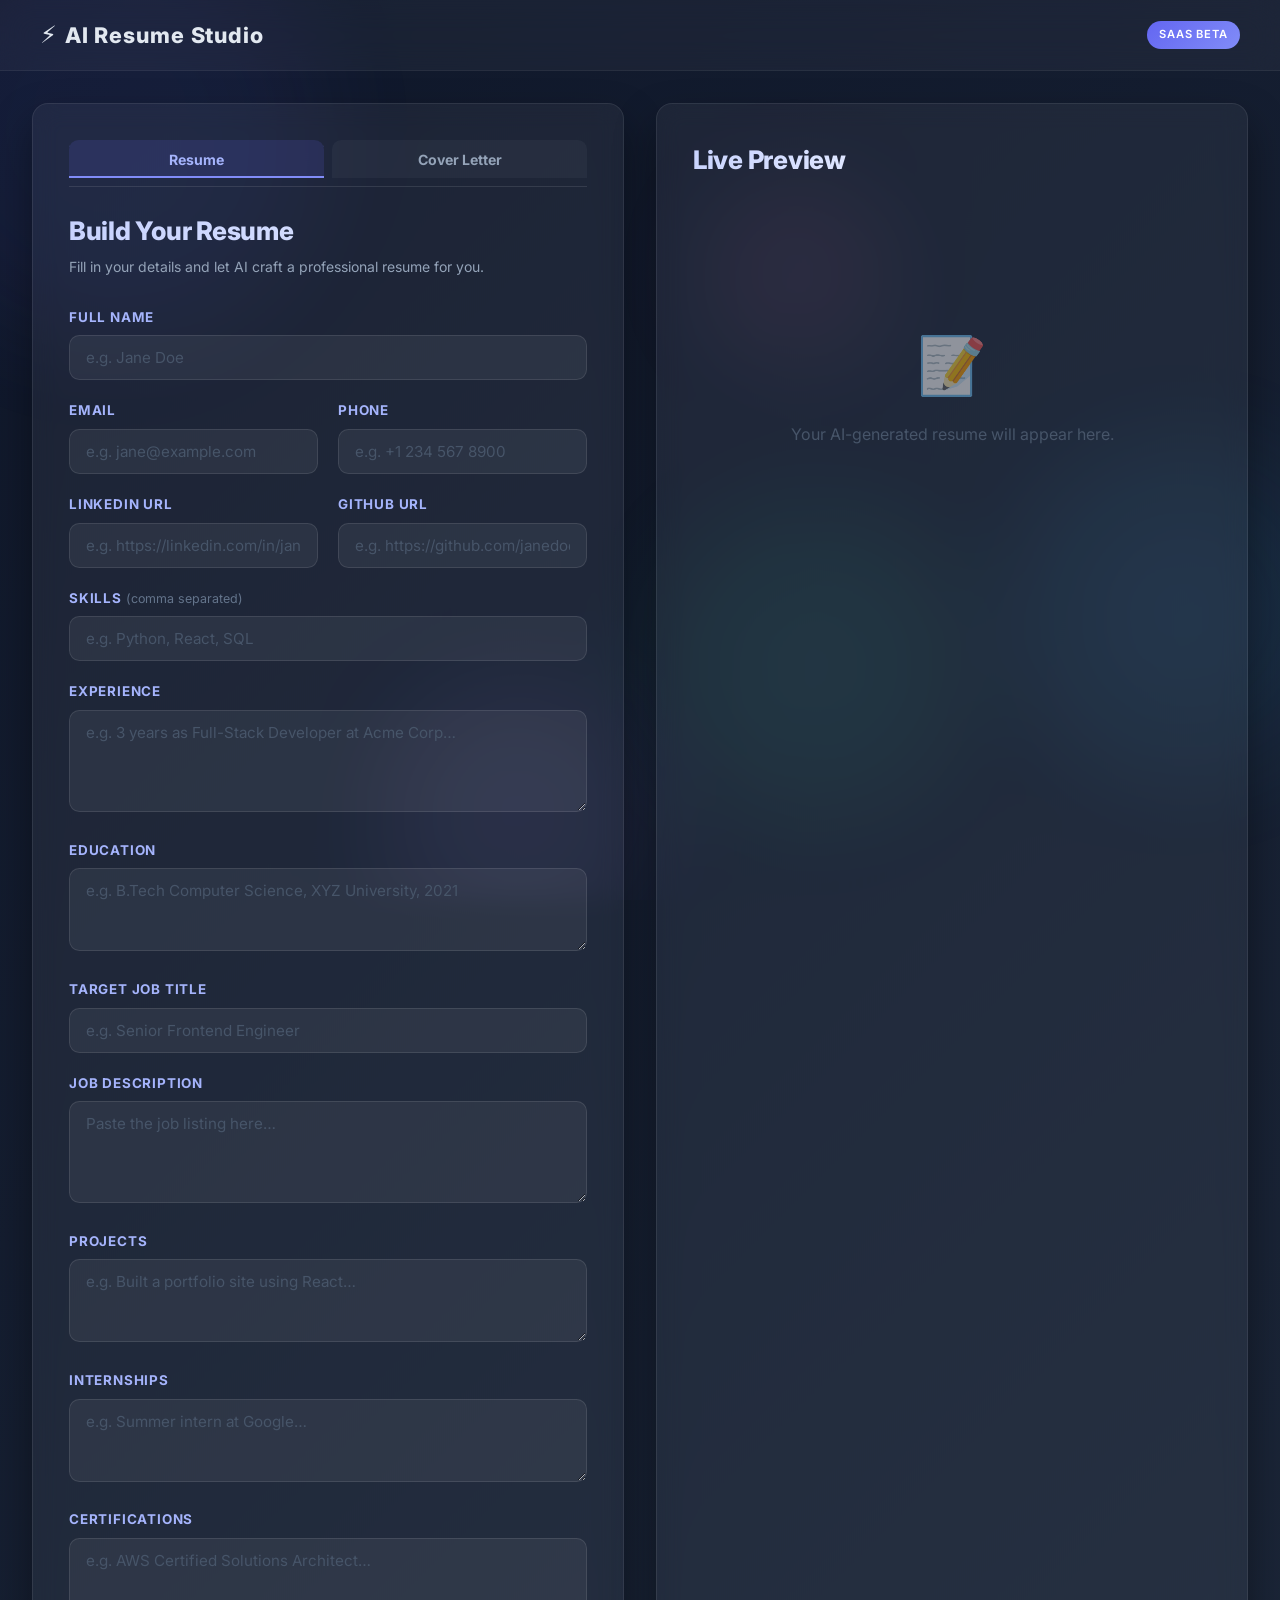
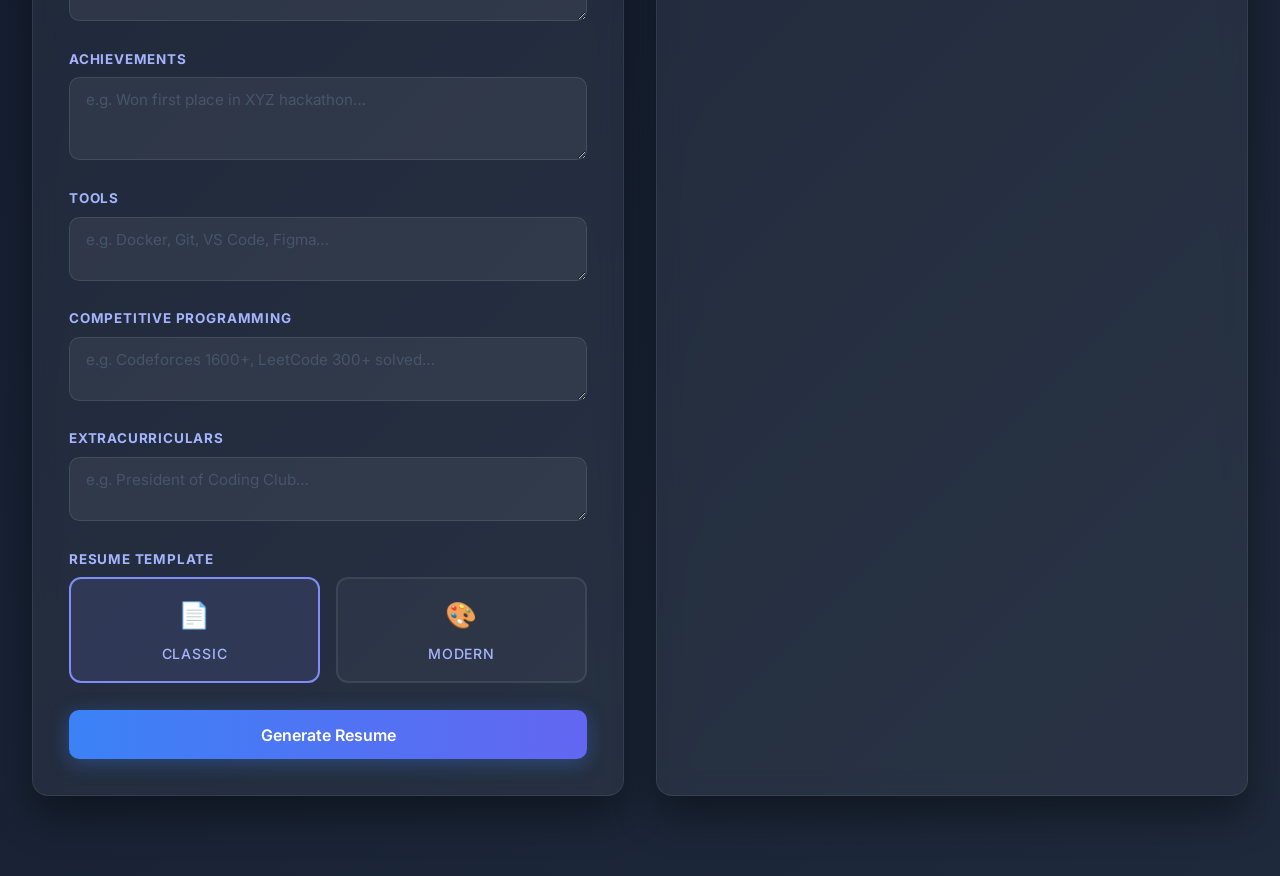
<file: ai_resume_frontend/index.html>
<!DOCTYPE html>
<html lang="en">
<head>
  <meta charset="UTF-8" />
  <meta name="viewport" content="width=device-width, initial-scale=1.0" />
  <title>AI Resume Studio</title>
  <link rel="stylesheet" href="style.css" />
  <link rel="preconnect" href="https://fonts.googleapis.com" />
  <link rel="preconnect" href="https://fonts.gstatic.com" crossorigin />
  <link
    href="https://fonts.googleapis.com/css2?family=Inter:wght@300;400;500;600;700;800&display=swap"
    rel="stylesheet"
  />
</head>
<body>
  <!-- ───── Animated Background ───── -->
  <div class="bg-animation">
    <div class="circle circle-1"></div>
    <div class="circle circle-2"></div>
    <div class="circle circle-3"></div>
    <div class="circle circle-4"></div>
    <div class="circle circle-5"></div>
  </div>

  <!-- ───── Top Navigation ───── -->
  <header class="topbar">
    <div class="logo">
      <span class="logo-icon">⚡</span> AI Resume Studio
    </div>
    <span class="badge">SaaS Beta</span>
  </header>

  <!-- ───── Main Two-Column Layout ───── -->
  <main class="container">
    <!-- ========== LEFT: Form Panel ========== -->
    <section class="panel form-panel">
      <!-- ── Tab Navigation ── -->
      <div class="tab-bar">
        <button class="tab-btn active" data-tab="resume">Resume</button>
        <button class="tab-btn" data-tab="coverLetter">Cover Letter</button>
      </div>

      <!-- ════════ TAB: Resume ════════ -->
      <div class="tab-content active" id="tab-resume">
      <h2 class="panel-title">Build Your Resume</h2>
      <p class="panel-subtitle">Fill in your details and let AI craft a professional resume for you.</p>

      <form id="resumeForm" autocomplete="off">
        <!-- Name -->
        <div class="field">
          <label for="name">Full Name</label>
          <input type="text" id="name" name="name" placeholder="e.g. Jane Doe" required />
        </div>

        <!-- Contact Info Grid -->
        <div class="field-grid">
          <div class="field">
            <label for="email">Email</label>
            <input type="email" id="email" name="email" placeholder="e.g. jane@example.com" required />
          </div>
          <div class="field">
            <label for="phone">Phone</label>
            <input type="text" id="phone" name="phone" placeholder="e.g. +1 234 567 8900" required />
          </div>
          <div class="field">
            <label for="linkedin">LinkedIn URL</label>
            <input type="url" id="linkedin" name="linkedin" placeholder="e.g. https://linkedin.com/in/janedoe" />
          </div>
          <div class="field">
            <label for="github">GitHub URL</label>
            <input type="url" id="github" name="github" placeholder="e.g. https://github.com/janedoe" />
          </div>
        </div>

        <!-- Skills -->
        <div class="field">
          <label for="skills">Skills <span class="hint">(comma separated)</span></label>
          <input type="text" id="skills" name="skills" placeholder="e.g. Python, React, SQL" required />
        </div>

        <!-- Experience -->
        <div class="field">
          <label for="experience">Experience</label>
          <textarea id="experience" name="experience" rows="4"
            placeholder="e.g. 3 years as Full-Stack Developer at Acme Corp…" required></textarea>
        </div>

        <!-- Education -->
        <div class="field">
          <label for="education">Education</label>
          <textarea id="education" name="education" rows="3"
            placeholder="e.g. B.Tech Computer Science, XYZ University, 2021" required></textarea>
        </div>

        <!-- Target Job -->
        <div class="field">
          <label for="target_job">Target Job Title</label>
          <input type="text" id="target_job" name="target_job" placeholder="e.g. Senior Frontend Engineer" required />
        </div>

        <!-- Job Description -->
        <div class="field">
          <label for="job_description">Job Description</label>
          <textarea id="job_description" name="job_description" rows="4"
            placeholder="Paste the job listing here…" required></textarea>
        </div>

        <!-- Projects -->
        <div class="field">
          <label for="projects">Projects</label>
          <textarea id="projects" name="projects" rows="3" placeholder="e.g. Built a portfolio site using React…"></textarea>
        </div>

        <!-- Internships -->
        <div class="field">
          <label for="internships">Internships</label>
          <textarea id="internships" name="internships" rows="3" placeholder="e.g. Summer intern at Google…"></textarea>
        </div>

        <!-- Certifications -->
        <div class="field">
          <label for="certifications">Certifications</label>
          <textarea id="certifications" name="certifications" rows="3" placeholder="e.g. AWS Certified Solutions Architect…"></textarea>
        </div>

        <!-- Achievements -->
        <div class="field">
          <label for="achievements">Achievements</label>
          <textarea id="achievements" name="achievements" rows="3" placeholder="e.g. Won first place in XYZ hackathon…"></textarea>
        </div>

        <!-- Tools -->
        <div class="field">
          <label for="tools">Tools</label>
          <textarea id="tools" name="tools" rows="2" placeholder="e.g. Docker, Git, VS Code, Figma…"></textarea>
        </div>

        <!-- Competitive Programming -->
        <div class="field">
          <label for="competitive_programming">Competitive Programming</label>
          <textarea id="competitive_programming" name="competitive_programming" rows="2" placeholder="e.g. Codeforces 1600+, LeetCode 300+ solved…"></textarea>
        </div>

        <!-- Extracurriculars -->
        <div class="field">
          <label for="extracurriculars">Extracurriculars</label>
          <textarea id="extracurriculars" name="extracurriculars" rows="2" placeholder="e.g. President of Coding Club…"></textarea>
        </div>

        <!-- Template -->
        <div class="field">
          <label for="template">Resume Template</label>
          <div class="template-selector">
            <label class="template-option selected" data-value="classic">
              <input type="radio" name="template" value="classic" checked />
              <span class="template-card">
                <span class="template-icon">📄</span>
                <span>Classic</span>
              </span>
            </label>
            <label class="template-option" data-value="modern">
              <input type="radio" name="template" value="modern" />
              <span class="template-card">
                <span class="template-icon">🎨</span>
                <span>Modern</span>
              </span>
            </label>
          </div>
        </div>

        <!-- Submit -->
        <button type="submit" class="btn-generate" id="generateBtn">
          <span class="btn-text">Generate Resume</span>
          <span class="spinner hidden" id="spinner"></span>
        </button>
      </form>
      </div><!-- /tab-resume -->

      <!-- ════════ TAB: Cover Letter ════════ -->
      <div class="tab-content" id="tab-coverLetter">
        <h2 class="panel-title">Generate Cover Letter</h2>
        <p class="panel-subtitle">Provide your details and let AI write a tailored cover letter.</p>

        <form id="coverLetterForm" autocomplete="off">
          <div class="field">
            <label for="cl_name">Full Name</label>
            <input type="text" id="cl_name" name="cl_name" placeholder="e.g. Jane Doe" required />
          </div>
          <div class="field">
            <label for="cl_target_job">Target Job Title</label>
            <input type="text" id="cl_target_job" name="cl_target_job" placeholder="e.g. Senior Frontend Engineer" required />
          </div>
          <div class="field">
            <label for="cl_company">Company</label>
            <input type="text" id="cl_company" name="cl_company" placeholder="e.g. Google" required />
          </div>
          <div class="field">
            <label for="cl_hiring_manager">Hiring Manager</label>
            <input type="text" id="cl_hiring_manager" name="cl_hiring_manager" placeholder="e.g. John Smith (or leave blank)" />
          </div>
          <div class="field">
            <label for="cl_job_description">Job Description</label>
            <textarea id="cl_job_description" name="cl_job_description" rows="4" placeholder="Paste the job listing here…" required></textarea>
          </div>
          <div class="field">
            <label for="cl_summary">Professional Summary</label>
            <textarea id="cl_summary" name="cl_summary" rows="3" placeholder="Brief professional summary…" required></textarea>
          </div>
          <div class="field">
            <label for="cl_experience">Experience</label>
            <textarea id="cl_experience" name="cl_experience" rows="4" placeholder="e.g. 3 years as Full-Stack Developer…" required></textarea>
          </div>
          <div class="field">
            <label for="cl_skills">Skills <span class="hint">(comma separated)</span></label>
            <input type="text" id="cl_skills" name="cl_skills" placeholder="e.g. Python, React, SQL" required />
          </div>

          <button type="submit" class="btn-generate btn-generate-cl" id="generateCLBtn">
            <span class="btn-text">Generate Cover Letter</span>
            <span class="spinner hidden" id="clSpinner"></span>
          </button>
        </form>
      </div><!-- /tab-coverLetter -->
    </section>

    <!-- ========== RIGHT: Preview Panel ========== -->
    <section class="panel preview-panel">
      <div class="preview-header">
        <h2 class="panel-title">Live Preview</h2>
        <div class="download-buttons hidden" id="downloadButtons">
          <button class="btn-download" id="downloadResumeBtn">⬇ Resume PDF</button>
          <button class="btn-download btn-download-cover" id="downloadCoverBtn">⬇ Download Cover Letter PDF</button>
        </div>
      </div>

      <!-- Empty state -->
      <div class="empty-state" id="emptyState">
        <div class="empty-icon">📝</div>
        <p>Your AI-generated resume will appear here.</p>
      </div>

      <!-- ATS Score Card (hidden by default) -->
      <div id="atsCard" class="ats-score-card" style="display:none;">
        <div class="ats-score-card-title">ATS Score</div>
        <div class="ats-score-card-value" id="atsScoreValue">0%</div>
        <div class="ats-score-card-bar">
          <div class="ats-score-card-bar-fill" id="atsProgressBar"></div>
        </div>
      </div>

      <!-- Generated resume content (hidden initially) -->
      <div class="resume-content hidden" id="resumeContent">

        <!-- ── Overleaf-style Resume Template ── -->
        <div id="resumeTemplate" class="resume-card">
          <div class="resume-header">
            <h1 id="r_name"></h1>
            <div id="r_title"></div>
            <div id="r_contact" class="resume-contact"></div>
          </div>
          <hr/>
          <section id="sec_summary">
            <h2>SUMMARY</h2>
            <p id="r_summary"></p>
          </section>
          <section id="sec_experience">
            <h2>EXPERIENCE</h2>
            <div id="r_experience"></div>
          </section>
          <section id="sec_projects">
            <h2>PROJECTS</h2>
            <div id="r_projects"></div>
          </section>
          <section id="sec_education">
            <h2>EDUCATION</h2>
            <p id="r_education"></p>
          </section>
          <section id="sec_skills">
            <h2>SKILLS</h2>
            <p id="r_skills"></p>
          </section>
          <section id="sec_internships">
            <h2>INTERNSHIPS</h2>
            <div id="r_internships"></div>
          </section>
          <section id="sec_certifications">
            <h2>CERTIFICATIONS</h2>
            <div id="r_certifications"></div>
          </section>
          <section id="sec_achievements">
            <h2>ACHIEVEMENTS</h2>
            <div id="r_achievements"></div>
          </section>
          <section id="sec_tools">
            <h2>TOOLS &amp; PLATFORMS</h2>
            <p id="r_tools"></p>
          </section>
          <section id="sec_extracurriculars">
            <h2>EXTRACURRICULARS</h2>
            <div id="r_extracurriculars"></div>
          </section>
          <section id="sec_cover" style="display:none;">
            <h2>COVER LETTER</h2>
            <div id="r_cover"></div>
          </section>
        </div>

        <!-- ── ATS Collapsible ── -->
        <div class="ats-collapsible" id="atsCollapsible">
          <button class="ats-toggle" id="atsToggle" type="button">
            <span>ATS Compatibility Score</span>
            <span class="ats-chevron" id="atsChevron">▸</span>
          </button>
          <div class="ats-body hidden" id="atsBody">
            <div class="ats-bar-wrapper">
              <div class="ats-bar">
                <div class="ats-bar-fill" id="atsBarFill"></div>
              </div>
              <span class="ats-score-label" id="atsScoreLabel">0%</span>
            </div>
            <div class="ats-keywords-wrapper" id="keywordsWrapper">
              <p class="ats-kw-label">Missing Keywords:</p>
              <div class="ats-kw-tags" id="resMissingKeywords"></div>
            </div>
          </div>
        </div>

      </div>
    </section>
  </main>

  <!-- ───── Toast Notification ───── -->
  <div class="toast hidden" id="toast"></div>

  <script src="script.js"></script>
</body>
</html>
</file>
<file: ai_resume_frontend/style.css>
/* ============================================================
   AI Resume Studio — Production Stylesheet
   ============================================================ */

/* ─── Reset & Base ─── */
*,
*::before,
*::after {
  margin: 0;
  padding: 0;
  box-sizing: border-box;
}

html {
  font-size: 16px;
  scroll-behavior: smooth;
}

body {
  font-family: "Inter", system-ui, -apple-system, sans-serif;
  min-height: 100vh;
  background: linear-gradient(135deg, #0f172a, #1e293b);
  color: #e2e8f0;
  overflow-x: hidden;
  line-height: 1.6;
}

/* ─── Animated Background Circles ─── */
.bg-animation {
  position: fixed;
  inset: 0;
  z-index: 0;
  pointer-events: none;
  overflow: hidden;
}

.circle {
  position: absolute;
  border-radius: 50%;
  opacity: 0.08;
  filter: blur(60px);
  animation: floatCircle 18s ease-in-out infinite alternate;
}

.circle-1 {
  width: 420px;
  height: 420px;
  background: #6366f1;
  top: -80px;
  left: -100px;
  animation-duration: 20s;
}

.circle-2 {
  width: 320px;
  height: 320px;
  background: #38bdf8;
  top: 50%;
  right: -60px;
  animation-duration: 24s;
  animation-delay: -4s;
}

.circle-3 {
  width: 260px;
  height: 260px;
  background: #a78bfa;
  bottom: -40px;
  left: 30%;
  animation-duration: 22s;
  animation-delay: -8s;
}

.circle-4 {
  width: 180px;
  height: 180px;
  background: #f472b6;
  top: 20%;
  left: 55%;
  animation-duration: 26s;
  animation-delay: -2s;
}

.circle-5 {
  width: 300px;
  height: 300px;
  background: #34d399;
  bottom: 10%;
  right: 25%;
  animation-duration: 28s;
  animation-delay: -6s;
}

@keyframes floatCircle {
  0% {
    transform: translate(0, 0) scale(1);
  }
  50% {
    transform: translate(60px, -40px) scale(1.15);
  }
  100% {
    transform: translate(-30px, 50px) scale(0.95);
  }
}

/* ─── Top Navigation Bar ─── */
.topbar {
  position: relative;
  z-index: 10;
  display: flex;
  align-items: center;
  justify-content: space-between;
  padding: 1rem 2.5rem;
  -webkit-backdrop-filter: blur(16px);
  backdrop-filter: blur(16px);
  background: rgba(255, 255, 255, 0.04);
  border-bottom: 1px solid rgba(255, 255, 255, 0.06);
}

.logo {
  font-size: 1.35rem;
  font-weight: 800;
  letter-spacing: 0.04em;
  display: flex;
  align-items: center;
  gap: 0.45rem;
}

.logo-icon {
  font-size: 1.5rem;
}

.badge {
  font-size: 0.7rem;
  font-weight: 600;
  text-transform: uppercase;
  letter-spacing: 0.08em;
  padding: 0.3rem 0.75rem;
  border-radius: 999px;
  background: linear-gradient(135deg, #6366f1, #818cf8);
  color: #fff;
}

/* ─── Main Container (2-col) ─── */
.container {
  position: relative;
  z-index: 5;
  display: grid;
  grid-template-columns: 1fr 1fr;
  gap: 2rem;
  max-width: 1440px;
  margin: 2rem auto;
  padding: 0 2rem 3rem;
}

/* ─── Glassmorphism Panel ─── */
.panel {
  background: rgba(255, 255, 255, 0.05);
  -webkit-backdrop-filter: blur(12px);
  backdrop-filter: blur(12px);
  border: 1px solid rgba(255, 255, 255, 0.08);
  border-radius: 16px;
  padding: 2.25rem;
  box-shadow: 0 20px 40px rgba(0, 0, 0, 0.4);
  transition: box-shadow 0.35s ease, transform 0.35s ease;
}

.panel:hover {
  box-shadow: 0 24px 56px rgba(0, 0, 0, 0.5), 0 0 0 1px rgba(99, 102, 241, 0.15);
  transform: translateY(-2px);
}

.panel-title {
  font-size: 1.6rem;
  font-weight: 800;
  margin-bottom: 0.25rem;
  background: linear-gradient(135deg, #c7d2fe, #e0e7ff);
  -webkit-background-clip: text;
  -webkit-text-fill-color: transparent;
  background-clip: text;
  letter-spacing: -0.01em;
}

.panel-subtitle {
  font-size: 0.875rem;
  color: #94a3b8;
  margin-bottom: 1.75rem;
}

/* ─── Contact Info Two-Column Grid ─── */
.field-grid {
  display: grid;
  grid-template-columns: 1fr 1fr;
  gap: 0 1.25rem;
}

@media (max-width: 640px) {
  .field-grid {
    grid-template-columns: 1fr;
  }
}

/* ─── Form Fields ─── */
.field {
  margin-bottom: 1.25rem;
}

.field label {
  display: block;
  font-size: 0.84rem;
  font-weight: 700;
  text-transform: uppercase;
  letter-spacing: 0.06em;
  color: #a5b4fc;
  margin-bottom: 0.45rem;
}

.field .hint {
  font-weight: 400;
  text-transform: none;
  letter-spacing: normal;
  color: #64748b;
  font-size: 0.78rem;
}

.field input,
.field textarea {
  width: 100%;
  padding: 0.75rem 1rem;
  background: rgba(255, 255, 255, 0.06);
  border: 1px solid rgba(255, 255, 255, 0.1);
  border-radius: 0.65rem;
  color: #e2e8f0;
  font-family: inherit;
  font-size: 0.95rem;
  outline: none;
  transition: border-color 0.25s ease, box-shadow 0.25s ease;
  resize: vertical;
}

.field input::placeholder,
.field textarea::placeholder {
  color: #475569;
}

.field input:focus,
.field textarea:focus {
  border-color: #818cf8;
  box-shadow: 0 0 0 3px rgba(129, 140, 248, 0.18);
}

/* ─── Template Selector ─── */
.template-selector {
  display: flex;
  gap: 1rem;
}

.template-option {
  cursor: pointer;
  flex: 1;
}

.template-option input {
  display: none;
}

.template-card {
  display: flex;
  flex-direction: column;
  align-items: center;
  gap: 0.4rem;
  padding: 1rem;
  border-radius: 0.75rem;
  border: 2px solid rgba(255, 255, 255, 0.08);
  background: rgba(255, 255, 255, 0.04);
  font-size: 0.88rem;
  font-weight: 500;
  transition: border-color 0.25s ease, background 0.25s ease, transform 0.2s ease;
}

.template-card:hover {
  background: rgba(255, 255, 255, 0.07);
  transform: translateY(-1px);
}

.template-option.selected .template-card {
  border-color: #818cf8;
  background: rgba(129, 140, 248, 0.12);
}

.template-icon {
  font-size: 1.6rem;
}

/* ─── Generate Button ─── */
.btn-generate {
  width: 100%;
  margin-top: 0.75rem;
  padding: 0.9rem 1.5rem;
  font-family: inherit;
  font-size: 1rem;
  font-weight: 600;
  color: #fff;
  border: none;
  border-radius: 10px;
  cursor: pointer;
  display: flex;
  align-items: center;
  justify-content: center;
  gap: 0.6rem;
  background: linear-gradient(90deg, #3b82f6, #6366f1);
  box-shadow: 0 4px 20px rgba(59, 130, 246, 0.35);
  transition: transform 0.2s ease, box-shadow 0.2s ease, opacity 0.2s ease;
}

.btn-generate-cl {
  background: linear-gradient(90deg, #10b981, #059669);
  box-shadow: 0 4px 20px rgba(16, 185, 129, 0.35);
}

.btn-generate-cl:hover {
  box-shadow: 0 8px 32px rgba(16, 185, 129, 0.5), 0 0 16px rgba(16, 185, 129, 0.25);
}

/* ─── Tab Bar ─── */
.tab-bar {
  display: flex;
  gap: 0.5rem;
  margin-bottom: 1.5rem;
  border-bottom: 1px solid rgba(255, 255, 255, 0.1);
  padding-bottom: 0.5rem;
}

.tab-btn {
  flex: 1;
  padding: 0.65rem 1rem;
  font-family: inherit;
  font-size: 0.88rem;
  font-weight: 700;
  border: none;
  border-radius: 0.6rem 0.6rem 0 0;
  cursor: pointer;
  background: rgba(255, 255, 255, 0.04);
  color: #94a3b8;
  transition: color 0.25s ease, background 0.25s ease;
}

.tab-btn:hover {
  background: rgba(255, 255, 255, 0.08);
  color: #e2e8f0;
}

.tab-btn.active {
  background: rgba(99, 102, 241, 0.15);
  color: #a5b4fc;
  box-shadow: inset 0 -2px 0 #818cf8;
}

.tab-content {
  display: none;
}

.tab-content.active {
  display: block;
}

.btn-generate:hover {
  transform: translateY(-2px) scale(1.02);
  box-shadow: 0 8px 32px rgba(59, 130, 246, 0.5), 0 0 16px rgba(99, 102, 241, 0.25);
}

.btn-generate:active {
  transform: translateY(0);
}

.btn-generate:disabled {
  opacity: 0.6;
  cursor: not-allowed;
  transform: none;
}

/* Spinner */
.spinner {
  width: 20px;
  height: 20px;
  border: 3px solid rgba(255, 255, 255, 0.3);
  border-top-color: #fff;
  border-radius: 50%;
  animation: spin 0.7s linear infinite;
}

@keyframes spin {
  to {
    transform: rotate(360deg);
  }
}

/* ─── Preview Panel ─── */
.preview-header {
  display: flex;
  align-items: center;
  justify-content: space-between;
  margin-bottom: 1.5rem;
}

.btn-download {
  padding: 12px 20px;
  font-family: inherit;
  font-size: 0.82rem;
  font-weight: 600;
  color: #fff;
  border: none;
  border-radius: 10px;
  cursor: pointer;
  background: linear-gradient(90deg, #3b82f6, #6366f1);
  box-shadow: 0 3px 14px rgba(59, 130, 246, 0.3);
  transition: transform 0.2s ease, box-shadow 0.2s ease;
}

.btn-download:hover {
  transform: translateY(-2px) scale(1.03);
  box-shadow: 0 6px 24px rgba(59, 130, 246, 0.5), 0 0 12px rgba(99, 102, 241, 0.2);
}

.btn-download-cover {
  background: linear-gradient(90deg, #10b981, #059669);
  box-shadow: 0 3px 14px rgba(16, 185, 129, 0.3);
}

.btn-download-cover:hover {
  box-shadow: 0 6px 24px rgba(16, 185, 129, 0.5), 0 0 12px rgba(16, 185, 129, 0.2);
}

/* Cover Letter Preview Card */
.cover-letter-card {
  width: 794px;
  max-width: 100%;
  margin: 0 auto 1.25rem;
  padding: 60px;
  background: #ffffff;
  color: #000000;
  font-family: Georgia, serif;
  line-height: 1.6;
  border-radius: 8px;
  box-shadow: 0 4px 24px rgba(0, 0, 0, 0.12);
  box-sizing: border-box;
  white-space: pre-wrap;
  font-size: 12px;
}

.download-buttons {
  display: flex;
  gap: 0.5rem;
}

/* Empty State */
.empty-state {
  display: flex;
  flex-direction: column;
  align-items: center;
  justify-content: center;
  min-height: 350px;
  color: #475569;
  text-align: center;
  gap: 0.75rem;
}

.empty-icon {
  font-size: 3.5rem;
  opacity: 0.5;
}

/* ─── Resume Content ─── */
.resume-content {
  animation: fadeUp 0.5s ease both;
}

@keyframes fadeUp {
  from {
    opacity: 0;
    transform: translateY(18px);
  }
  to {
    opacity: 1;
    transform: translateY(0);
  }
}

/* ─── Academic CV Page (CurVe / Overleaf style) ─── */
.cv-page {
  background: #ffffff;
  color: #1a1a1a;
  max-width: 750px;
  margin: 0 auto 1.25rem;
  padding: 48px 56px;
  font-family: "Inter", system-ui, -apple-system, sans-serif;
  font-size: 11px;
  line-height: 1.15;
  border-radius: 4px;
  box-shadow: 0 1px 12px rgba(0, 0, 0, 0.18);
}

/* Header */
.cv-header {
  text-align: center;
  padding-bottom: 4px;
}

.cv-name {
  font-family: Georgia, "Times New Roman", serif;
  font-size: 30px;
  font-weight: 700;
  color: #111;
  letter-spacing: -0.01em;
  margin: 0 0 2px;
  line-height: 1.2;
}

.cv-subtitle {
  font-size: 13px;
  font-weight: 400;
  color: #444;
  margin: 0 0 4px;
}

.cv-contact {
  font-size: 10.5px;
  color: #666;
  margin: 0;
}

.cv-rule {
  border: none;
  border-top: 1px solid #999;
  margin: 10px 0 14px;
}

/* ─── CV Sections ─── */
.cv-section {
  margin-bottom: 12px;
}

.cv-sec-title {
  font-family: Georgia, "Times New Roman", serif;
  font-size: 13px;
  font-weight: 700;
  text-transform: uppercase;
  letter-spacing: 1px;
  color: #111;
  margin: 0 0 5px;
  padding-bottom: 3px;
  border-bottom: 1px solid #ccc;
}

.cv-text {
  font-size: 11px;
  color: #333;
  line-height: 1.5;
  margin: 0;
}

.cv-justified {
  text-align: justify;
}

/* Date-column entries (experience, projects, internships, education) */
.cv-entry {
  display: flex;
  gap: 14px;
  margin-bottom: 8px;
}

.cv-entry:last-child {
  margin-bottom: 0;
}

.cv-date {
  flex: 0 0 110px;
  font-size: 10px;
  color: #555;
  padding-top: 1px;
  line-height: 1.4;
}

.cv-detail {
  flex: 1;
  min-width: 0;
}

.cv-role {
  font-weight: 700;
  font-size: 11px;
  color: #111;
  margin: 0;
  line-height: 1.35;
}

.cv-org {
  font-size: 10.5px;
  color: #444;
  margin: 1px 0 3px;
}

.cv-bullets {
  margin: 3px 0 0;
  padding-left: 16px;
  list-style: disc;
}

.cv-bullets li {
  font-size: 10.5px;
  color: #333;
  line-height: 1.45;
  margin-bottom: 1px;
}

/* ─── Cover Letter ─── */
.cv-cover-letter {
  padding-top: 2rem;
}

.cv-cl-title {
  margin-bottom: 14px;
}

.cv-cl-date {
  font-size: 11px;
  color: #555;
  margin-bottom: 18px;
}

.cv-cl-greeting {
  font-size: 11px;
  font-weight: 600;
  color: #111;
  margin-bottom: 12px;
}

.cv-cl-body {
  font-size: 11px;
  color: #333;
  line-height: 1.65;
  margin-bottom: 20px;
  text-align: justify;
}

.cv-cl-body p {
  margin: 0 0 10px;
}

.cv-cl-closing {
  font-size: 11px;
  font-weight: 500;
  color: #222;
  margin-bottom: 4px;
}

.cv-cl-signature {
  font-size: 11px;
  font-weight: 700;
  color: #111;
}

/* ─── ATS Score Card ─── */
.ats-score-card {
  background: rgba(255, 255, 255, 0.05);
  -webkit-backdrop-filter: blur(12px);
  backdrop-filter: blur(12px);
  border: 1px solid rgba(255, 255, 255, 0.08);
  border-radius: 12px;
  padding: 16px;
  margin-bottom: 15px;
  box-shadow: 0 4px 16px rgba(0, 0, 0, 0.25);
  text-align: center;
}

.ats-score-card-title {
  font-size: 0.78rem;
  font-weight: 700;
  text-transform: uppercase;
  letter-spacing: 0.08em;
  color: #94a3b8;
  margin-bottom: 4px;
}

.ats-score-card-value {
  font-size: 2.25rem;
  font-weight: 800;
  color: #e2e8f0;
  line-height: 1.2;
  margin-bottom: 10px;
}

.ats-score-card-bar {
  width: 100%;
  height: 10px;
  background: rgba(255, 255, 255, 0.1);
  border-radius: 8px;
  overflow: hidden;
}

.ats-score-card-bar-fill {
  height: 100%;
  width: 0%;
  border-radius: 8px;
  transition: width 1s cubic-bezier(0.22, 1, 0.36, 1),
              background-color 0.4s ease;
}

/* ATS color classes */
.ats-score-card-bar-fill.ats-high {
  background: #22c55e;
}

.ats-score-card-bar-fill.ats-medium {
  background: #eab308;
}

.ats-score-card-bar-fill.ats-low {
  background: #ef4444;
}

.ats-score-card-value.ats-high {
  color: #22c55e;
}

.ats-score-card-value.ats-medium {
  color: #eab308;
}

.ats-score-card-value.ats-low {
  color: #ef4444;
}

/* ─── ATS Collapsible ─── */
.ats-collapsible {
  background: rgba(255, 255, 255, 0.05);
  border: 1px solid rgba(255, 255, 255, 0.08);
  border-radius: 0.65rem;
  overflow: hidden;
}

.ats-toggle {
  width: 100%;
  display: flex;
  align-items: center;
  justify-content: space-between;
  padding: 0.75rem 1rem;
  background: none;
  border: none;
  color: #94a3b8;
  font-family: inherit;
  font-size: 0.82rem;
  font-weight: 600;
  text-transform: uppercase;
  letter-spacing: 0.06em;
  cursor: pointer;
  transition: color 0.2s ease;
}

.ats-toggle:hover {
  color: #e2e8f0;
}

.ats-chevron {
  transition: transform 0.25s ease;
}

.ats-chevron.open {
  transform: rotate(90deg);
}

.ats-body {
  padding: 0 1rem 1rem;
}

.ats-bar-wrapper {
  display: flex;
  align-items: center;
  gap: 1rem;
  margin-bottom: 0.75rem;
}

.ats-bar {
  flex: 1;
  height: 14px;
  background: rgba(255, 255, 255, 0.08);
  border-radius: 999px;
  overflow: hidden;
}

.ats-bar-fill {
  height: 100%;
  width: 0%;
  border-radius: 999px;
  background: linear-gradient(90deg, #6366f1, #818cf8, #34d399);
  transition: width 1.2s cubic-bezier(0.22, 1, 0.36, 1);
}

.ats-score-label {
  font-size: 1.15rem;
  font-weight: 700;
  color: #34d399;
  min-width: 48px;
  text-align: right;
}

.ats-kw-label {
  font-size: 0.78rem;
  color: #94a3b8;
  margin-bottom: 0.4rem;
}

.ats-kw-tags {
  display: flex;
  flex-wrap: wrap;
  gap: 0.4rem;
}

.ats-kw-tags .tag {
  display: inline-block;
  padding: 0.25rem 0.65rem;
  font-size: 0.74rem;
  font-weight: 500;
  border-radius: 999px;
  background: rgba(239, 68, 68, 0.12);
  color: #fca5a5;
  border: 1px solid rgba(239, 68, 68, 0.2);
}

/* ─── Toast Notification ─── */
.toast {
  position: fixed;
  bottom: 2rem;
  left: 50%;
  transform: translateX(-50%) translateY(20px);
  padding: 0.8rem 1.6rem;
  border-radius: 0.75rem;
  font-size: 0.88rem;
  font-weight: 500;
  z-index: 9999;
  -webkit-backdrop-filter: blur(12px);
  backdrop-filter: blur(12px);
  opacity: 0;
  pointer-events: none;
  transition: opacity 0.35s ease, transform 0.35s ease;
}

.toast.show {
  opacity: 1;
  pointer-events: auto;
  transform: translateX(-50%) translateY(0);
}

.toast.error {
  background: rgba(239, 68, 68, 0.2);
  color: #fca5a5;
  border: 1px solid rgba(239, 68, 68, 0.25);
}

.toast.success {
  background: rgba(16, 185, 129, 0.2);
  color: #6ee7b7;
  border: 1px solid rgba(16, 185, 129, 0.25);
}

/* ─── Utility ─── */
.hidden {
  display: none !important;
}

/* ─── Responsive ─── */
@media (max-width: 1024px) {
  .container {
    grid-template-columns: 1fr;
  }
}

@media (max-width: 600px) {
  .topbar {
    padding: 0.75rem 1.25rem;
  }

  .container {
    padding: 0 1rem 2rem;
    gap: 1.25rem;
    margin-top: 1rem;
  }

  .panel {
    padding: 1.5rem;
  }

  .resume-name {
    font-size: 1.35rem;
  }

  .template-selector {
    flex-direction: column;
  }
}

/* ============================================================
   Printable Resume — Uses same cv-* classes with print overrides
   ============================================================ */

/* ── Overleaf-style Resume Card ── */
.resume-card {
  width: 794px;
  max-width: 100%;
  margin: 0 auto;
  padding: 60px;
  background: #ffffff;
  color: #000000;
  font-family: Georgia, serif;
  line-height: 1.4;
  border-radius: 8px;
  box-shadow: 0 4px 24px rgba(0, 0, 0, 0.12);
  box-sizing: border-box;
}

.resume-card .resume-header {
  text-align: center;
  margin-bottom: 0;
}

.resume-card .resume-header h1 {
  font-size: 28px;
  margin: 0 0 2px;
}

.resume-card .resume-header div {
  font-size: 14px;
  margin-bottom: 2px;
  color: #333;
}

.resume-contact {
  font-size: 11px;
  color: #555;
  text-align: center;
  margin: 2px 0 0;
  line-height: 1.4;
}

.resume-contact a {
  color: #1a73e8;
  text-decoration: none;
}

.resume-contact a:hover {
  text-decoration: underline;
}

.resume-card hr {
  border: none;
  border-top: 1.5px solid #000;
  margin: 0 0 8px;
}

.resume-card h2 {
  font-size: 14px;
  text-transform: uppercase;
  letter-spacing: 1.5px;
  margin-top: 24px;
  border-bottom: 1px solid #000;
  padding-bottom: 4px;
}

.resume-card section p,
.resume-card section li {
  font-size: 12px;
  line-height: 1.55;
}

.resume-card ul {
  margin: 6px 0 12px 18px;
  padding: 0;
  list-style: disc;
}

.resume-card .job-row {
  display: flex;
  justify-content: space-between;
  font-weight: bold;
  font-size: 12px;
  margin-bottom: 2px;
}

.resume-card .job-sub {
  font-size: 11px;
  color: #444;
  font-style: italic;
  margin-bottom: 4px;
}
</file>
